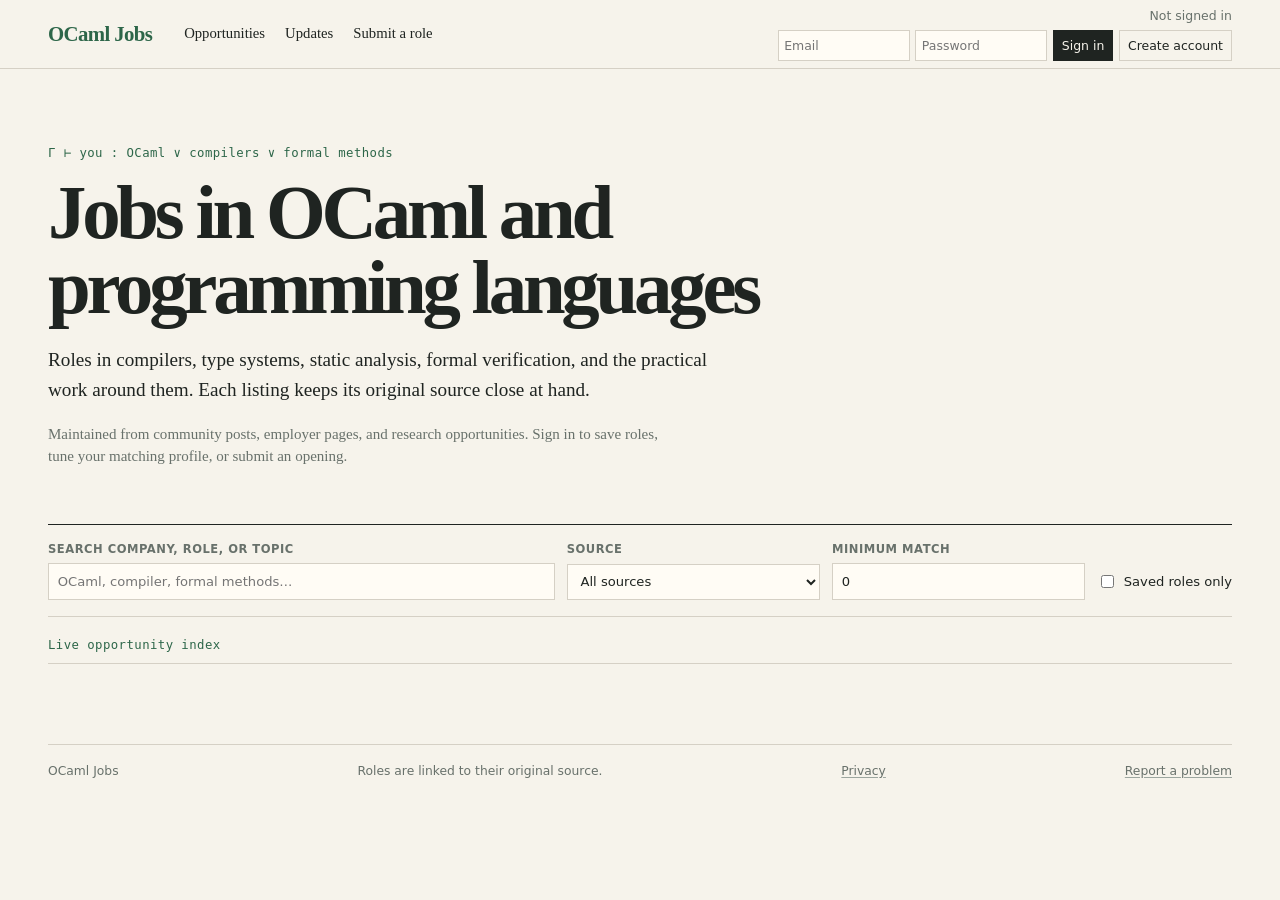
<file: web/index.html>
<!doctype html>
<html lang="en">
  <head>
    <meta charset="UTF-8" />
    <meta name="viewport" content="width=device-width, initial-scale=1.0" />
    <meta name="theme-color" content="#f6f3eb" />
    <title>OCaml Jobs — compilers, languages, and formal methods</title>
    <link rel="stylesheet" href="styles.css" />
  </head>
  <body>
    <header class="masthead">
      <div class="topbar">
        <a class="wordmark" href="#top" aria-label="OCaml Jobs home">OCaml Jobs</a>
        <nav aria-label="Site links">
          <a href="#jobs">Opportunities</a>
          <a href="#notifications">Updates</a>
          <a href="#submission">Submit a role</a>
        </nav>
        <div class="auth-panel">
          <p id="auth-status">Not signed in</p>
          <form id="auth-form" class="auth-form">
            <label class="visually-hidden" for="email">Email</label>
            <input id="email" type="email" autocomplete="email" placeholder="Email" required />
            <label class="visually-hidden" for="password">Password</label>
            <input id="password" type="password" autocomplete="current-password" placeholder="Password" required />
            <button type="submit">Sign in</button>
            <button id="sign-up" type="button" class="quiet-button">Create account</button>
          </form>
          <button id="sign-out" type="button" class="quiet-button" hidden>Sign out</button>
        </div>
      </div>
    </header>

    <main id="top" class="site-shell">
      <section class="hero" aria-labelledby="page-title">
        <p class="judgement">Γ ⊢ you : OCaml ∨ compilers ∨ formal methods</p>
        <h1 id="page-title">Jobs in OCaml and programming languages</h1>
        <p class="lede">
          Roles in compilers, type systems, static analysis, formal verification,
          and the practical work around them. Each listing keeps its original source
          close at hand.
        </p>
        <p class="community-note">
          Maintained from community posts, employer pages, and research opportunities.
          Sign in to save roles, tune your matching profile, or submit an opening.
        </p>
      </section>

      <section class="filters" aria-label="Job filters">
        <label class="search-field">
          <span>Search company, role, or topic</span>
          <input id="query" type="search" placeholder="OCaml, compiler, formal methods…" />
        </label>
        <label>
          <span>Source</span>
          <select id="source-filter"><option value="">All sources</option></select>
        </label>
        <label>
          <span>Minimum match</span>
          <input id="score-filter" type="number" min="0" max="100" value="0" />
        </label>
        <label class="saved-filter">
          <input id="saved-filter" type="checkbox" />
          Saved roles only
        </label>
      </section>

      <div class="feed-heading">
        <p class="section-kicker">Live opportunity index</p>
        <p id="message" role="status"></p>
      </div>
      <section id="jobs" aria-live="polite"></section>

      <section id="notifications" class="account-section" hidden>
        <p class="section-kicker">Your updates</p>
        <h2>New roles matched to your profile</h2>
        <p id="notification-summary">No unread updates.</p>
        <div id="notification-list"></div>
        <div class="push-controls">
          <button id="enable-push" type="button">Enable browser notifications</button>
          <p id="push-status">Browser notifications are optional.</p>
        </div>
      </section>

      <section id="profile" class="account-section" hidden>
        <p class="section-kicker">Personal matching</p>
        <h2>Tell the index what matters to you</h2>
        <form id="profile-form">
          <label>
            Skills, separated by commas
            <input id="profile-skills" placeholder="OCaml, compiler, formal methods" />
          </label>
          <label>
            Preferred locations, separated by commas
            <input id="profile-locations" placeholder="Remote, Paris, London" />
          </label>
          <label>
            Work preference
            <select id="profile-remote">
              <option value="any">Any</option>
              <option value="remote">Remote</option>
              <option value="onsite">On-site</option>
            </select>
          </label>
          <label>
            Personal minimum score
            <input id="profile-score" type="number" min="0" max="100" value="0" />
          </label>
          <button type="submit">Save profile</button>
        </form>
      </section>

      <section id="alerts" class="account-section" hidden>
        <p class="section-kicker">Alerts</p>
        <h2>Get only the roles worth your attention</h2>
        <form id="alert-form">
          <label>
            Minimum score
            <input id="alert-score" type="number" min="0" max="100" value="0" />
          </label>
          <label>
            Frequency
            <select id="alert-frequency">
              <option value="daily">Daily</option>
              <option value="weekly">Weekly</option>
            </select>
          </label>
          <button type="submit">Save preferences</button>
        </form>
        <div class="telegram-alerts">
          <h3>Telegram delivery</h3>
          <p id="telegram-status">Connect Telegram to receive new matched roles.</p>
          <button id="connect-telegram" type="button">Connect Telegram</button>
          <button id="disconnect-telegram" type="button" class="quiet-button" hidden>Disconnect</button>
        </div>
      </section>

      <section id="submission" class="account-section" hidden>
        <p class="section-kicker">Community contribution</p>
        <h2>Submit an employer opportunity</h2>
        <p>Every submission is reviewed before it appears in the public index.</p>
        <form id="submission-form">
          <label>
            Role title
            <input id="submission-title" required />
          </label>
          <label>
            Company
            <input id="submission-company" required />
          </label>
          <label>
            Application URL
            <input id="submission-url" type="url" required />
          </label>
          <label>
            Location
            <input id="submission-location" />
          </label>
          <label class="wide-field">
            Description
            <textarea id="submission-description" rows="4"></textarea>
          </label>
          <button type="submit">Submit for review</button>
        </form>
      </section>

      <section id="admin" class="account-section" hidden>
        <p class="section-kicker">Administration</p>
        <h2>Review queue and source health</h2>
        <h3>Pending employer submissions</h3>
        <div id="pending-submissions"></div>
        <h3>Source health</h3>
        <div id="source-health"></div>
        <h3>Community reports</h3>
        <div id="job-reports"></div>
      </section>
    </main>

    <footer>
      <span>OCaml Jobs</span>
      <span>Roles are linked to their original source.</span>
      <a href="privacy.html">Privacy</a>
      <a href="https://github.com/adithn875/ocaml-opportunity-agent/issues">Report a problem</a>
    </footer>

    <script src="config.js"></script>
    <script type="module" src="app.js"></script>
  </body>
</html>
</file>
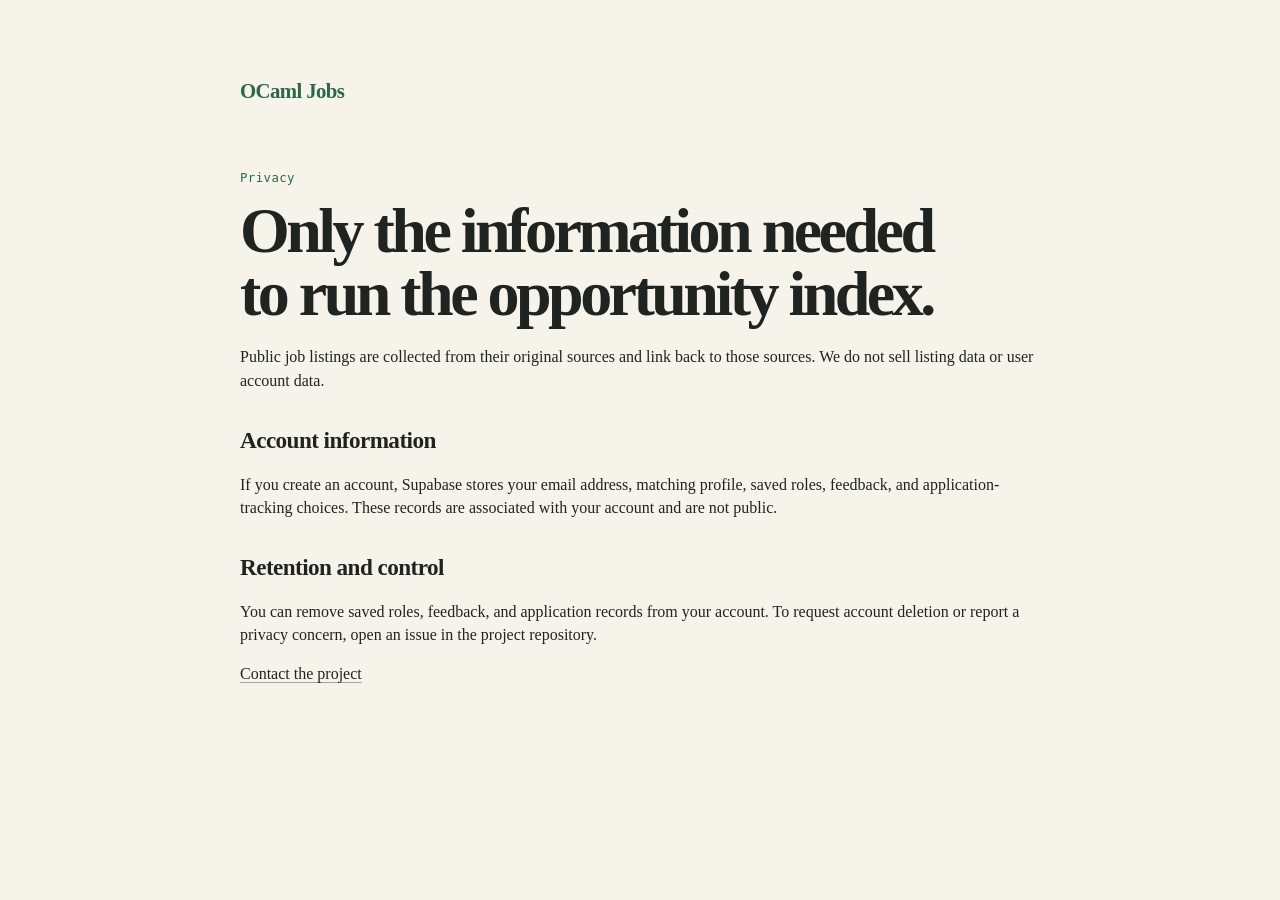
<file: web/privacy.html>
<!doctype html>
<html lang="en">
  <head>
    <meta charset="UTF-8" />
    <meta name="viewport" content="width=device-width, initial-scale=1.0" />
    <meta name="theme-color" content="#f6f3eb" />
    <title>Privacy — OCaml Jobs</title>
    <link rel="stylesheet" href="styles.css" />
  </head>
  <body>
    <main class="site-shell policy-page">
      <a class="wordmark" href="index.html">OCaml Jobs</a>
      <p class="section-kicker">Privacy</p>
      <h1>Only the information needed to run the opportunity index.</h1>
      <p>
        Public job listings are collected from their original sources and link back
        to those sources. We do not sell listing data or user account data.
      </p>
      <h2>Account information</h2>
      <p>
        If you create an account, Supabase stores your email address, matching
        profile, saved roles, feedback, and application-tracking choices. These
        records are associated with your account and are not public.
      </p>
      <h2>Retention and control</h2>
      <p>
        You can remove saved roles, feedback, and application records from your
        account. To request account deletion or report a privacy concern, open an
        issue in the project repository.
      </p>
      <p><a href="https://github.com/adithn875/ocaml-opportunity-agent/issues">Contact the project</a></p>
    </main>
  </body>
</html>
</file>
<file: web/styles.css>
:root {
  --paper: #f6f3eb;
  --paper-deep: #ece7db;
  --ink: #1f2421;
  --muted: #68716b;
  --line: #d5d0c5;
  --accent: #2d6649;
  --accent-pale: #e2eee5;
  --signal: #a54d31;
  color: var(--ink);
  background: var(--paper);
  font-family: Georgia, "Times New Roman", serif;
  font-size: 16px;
  line-height: 1.45;
}

* { box-sizing: border-box; }

body { margin: 0; }

a {
  color: inherit;
  text-decoration-color: #9ca69f;
  text-underline-offset: 0.16em;
}

a:hover { color: var(--accent); }

button, input, select, textarea { font: inherit; }

button {
  border: 1px solid var(--ink);
  border-radius: 0;
  background: var(--ink);
  color: var(--paper);
  cursor: pointer;
  padding: 0.45rem 0.7rem;
}

button:hover { background: var(--accent); border-color: var(--accent); }
button:disabled { cursor: not-allowed; opacity: 0.45; }

input, select, textarea {
  width: 100%;
  border: 1px solid var(--line);
  border-radius: 0;
  background: #fffcf5;
  color: var(--ink);
  padding: 0.5rem 0.55rem;
}

input:focus, select:focus, textarea:focus {
  outline: 2px solid #8ab399;
  outline-offset: 1px;
}

.masthead { border-bottom: 1px solid var(--line); }

.topbar, .site-shell, footer {
  width: min(100% - 2.5rem, 74rem);
  margin: 0 auto;
}

.topbar {
  min-height: 4.25rem;
  display: grid;
  grid-template-columns: auto 1fr auto;
  gap: 2rem;
  align-items: center;
}

.wordmark {
  color: var(--accent);
  font-size: 1.3rem;
  font-weight: 700;
  letter-spacing: -0.03em;
  text-decoration: none;
}

nav { display: flex; gap: 1.25rem; font-size: 0.92rem; }
nav a { text-decoration: none; }

.auth-panel { justify-self: end; font-family: system-ui, sans-serif; font-size: 0.78rem; }
.auth-panel > p { margin: 0 0 0.35rem; text-align: right; color: var(--muted); }
.auth-form { display: flex; gap: 0.35rem; align-items: center; }
.auth-form input { width: 8.25rem; padding: 0.35rem; }
.auth-form button, .quiet-button { padding: 0.35rem 0.5rem; font-size: 0.78rem; }
.quiet-button { background: transparent; color: var(--ink); border-color: var(--line); }

.site-shell { padding: 4.75rem 0 5rem; }

.hero { max-width: 49rem; margin-bottom: 3.5rem; }
.judgement, .section-kicker {
  margin: 0 0 0.75rem;
  color: var(--accent);
  font-family: ui-monospace, SFMono-Regular, Menlo, monospace;
  font-size: 0.77rem;
  letter-spacing: 0.035em;
}

h1, h2, h3, p { margin-top: 0; }
h1 { max-width: 46rem; font-size: clamp(2.45rem, 6vw, 5rem); line-height: 0.98; letter-spacing: -0.055em; margin-bottom: 1.25rem; }
h2 { font-size: 1.45rem; line-height: 1.1; letter-spacing: -0.025em; }
h3 { font-size: 0.92rem; margin: 2.5rem 0 0.75rem; text-transform: uppercase; letter-spacing: 0.05em; }
.lede { max-width: 43rem; font-size: 1.2rem; line-height: 1.55; }
.community-note { max-width: 39rem; color: var(--muted); font-size: 0.94rem; }

.filters {
  display: grid;
  grid-template-columns: minmax(15rem, 2fr) repeat(2, minmax(8rem, 1fr)) auto;
  gap: 0.75rem;
  padding: 1rem 0;
  border-top: 1px solid var(--ink);
  border-bottom: 1px solid var(--line);
  font-family: system-ui, sans-serif;
  font-size: 0.82rem;
}

.filters label, .account-section label { display: grid; gap: 0.33rem; }
.filters label > span { color: var(--muted); font-size: 0.72rem; font-weight: 700; text-transform: uppercase; letter-spacing: 0.045em; }
.saved-filter { display: flex !important; gap: 0.4rem !important; align-items: center; align-self: end; padding: 0.55rem 0; white-space: nowrap; }
.saved-filter input { width: auto; }

.feed-heading {
  display: flex;
  justify-content: space-between;
  gap: 1rem;
  align-items: baseline;
  padding: 1.3rem 0 0.5rem;
}
.feed-heading p { margin: 0; }
#message { color: var(--muted); font-family: system-ui, sans-serif; font-size: 0.8rem; }

#jobs { border-top: 1px solid var(--line); }

.job-card {
  display: grid;
  grid-template-columns: minmax(0, 1fr) auto;
  gap: 0.35rem 2rem;
  padding: 1.5rem 0;
  border-bottom: 1px solid var(--line);
}

.job-company { color: var(--accent); font-family: system-ui, sans-serif; font-size: 0.8rem; font-weight: 700; }
.job-card h2 { margin: 0; font-size: clamp(1.2rem, 2.5vw, 1.7rem); }
.job-card h2 a { text-decoration-thickness: 1px; }
.job-meta { margin: 0.2rem 0; color: var(--muted); font-family: system-ui, sans-serif; font-size: 0.86rem; }
.job-tags { display: flex; flex-wrap: wrap; gap: 0.35rem; margin: 0.65rem 0; }
.job-tags span { border: 1px solid #b9c7b7; color: #376045; padding: 0.12rem 0.38rem; font-family: ui-monospace, SFMono-Regular, Menlo, monospace; font-size: 0.71rem; }
.score { margin: 0; color: var(--accent); font-family: ui-monospace, SFMono-Regular, Menlo, monospace; font-size: 0.78rem; }
.explanation { grid-column: 1; margin: 0; color: var(--muted); font-size: 0.86rem; }
.job-actions { grid-column: 1 / -1; display: flex; flex-wrap: wrap; gap: 0.45rem; align-items: center; margin-top: 0.45rem; }
.job-actions button, .job-actions select { width: auto; padding: 0.32rem 0.5rem; font-family: system-ui, sans-serif; font-size: 0.77rem; }
.job-actions button:nth-child(3) { color: var(--signal); background: transparent; border-color: #d8b2a6; }

.account-section {
  margin-top: 4rem;
  max-width: 55rem;
  padding: 1.5rem;
  border: 1px solid var(--line);
  background: #f0ede4;
}
.policy-page { max-width: 50rem; }
.policy-page .wordmark { display: inline-block; margin-bottom: 4rem; }
.policy-page h1 { font-size: clamp(2.2rem, 5vw, 4rem); }
.policy-page h2 { margin-top: 2.25rem; }
.account-section > p:not(.section-kicker) { color: var(--muted); }
.account-section form { display: grid; grid-template-columns: repeat(2, minmax(0, 1fr)); gap: 1rem; font-family: system-ui, sans-serif; font-size: 0.86rem; }
.telegram-alerts { margin-top: 2rem; font-family: system-ui, sans-serif; font-size: 0.86rem; }
.telegram-alerts h3 { margin-top: 0; }
.telegram-alerts button + button { margin-left: 0.5rem; }
.notification-row { border-top: 1px solid var(--line); padding: 0.85rem 0; font-family: system-ui, sans-serif; font-size: 0.88rem; }
.notification-row p { margin: 0.25rem 0 0.6rem; color: var(--muted); }
.notification-row button { font-size: 0.78rem; }
.push-controls { margin-top: 1.5rem; font-family: system-ui, sans-serif; font-size: 0.86rem; }
.push-controls p { margin: 0.5rem 0 0; color: var(--muted); }
.account-section .wide-field { grid-column: 1 / -1; }
.account-section form button { width: fit-content; }
.admin-row { display: flex; flex-wrap: wrap; align-items: center; gap: 0.5rem; border-top: 1px solid var(--line); padding: 0.8rem 0; font-family: system-ui, sans-serif; font-size: 0.84rem; }

footer {
  display: flex;
  justify-content: space-between;
  gap: 1rem;
  border-top: 1px solid var(--line);
  padding: 1.1rem 0 2rem;
  color: var(--muted);
  font-family: system-ui, sans-serif;
  font-size: 0.77rem;
}

.visually-hidden {
  position: absolute;
  width: 1px;
  height: 1px;
  padding: 0;
  margin: -1px;
  overflow: hidden;
  clip: rect(0, 0, 0, 0);
  white-space: nowrap;
  border: 0;
}

@media (max-width: 760px) {
  .topbar { grid-template-columns: 1fr auto; gap: 0.75rem; padding: 0.75rem 0; }
  nav { grid-column: 1 / -1; grid-row: 2; }
  .auth-panel { grid-column: 1 / -1; grid-row: 3; justify-self: stretch; }
  .auth-panel > p { text-align: left; }
  .auth-form { flex-wrap: wrap; }
  .auth-form input { flex: 1 1 9rem; }
  .site-shell { padding-top: 3.25rem; }
  .filters { grid-template-columns: 1fr 1fr; }
  .search-field { grid-column: 1 / -1; }
  .job-card { grid-template-columns: 1fr; }
  .explanation { grid-column: 1; }
  .account-section form { grid-template-columns: 1fr; }
  .account-section .wide-field { grid-column: auto; }
  footer { display: grid; }
}
</file>
